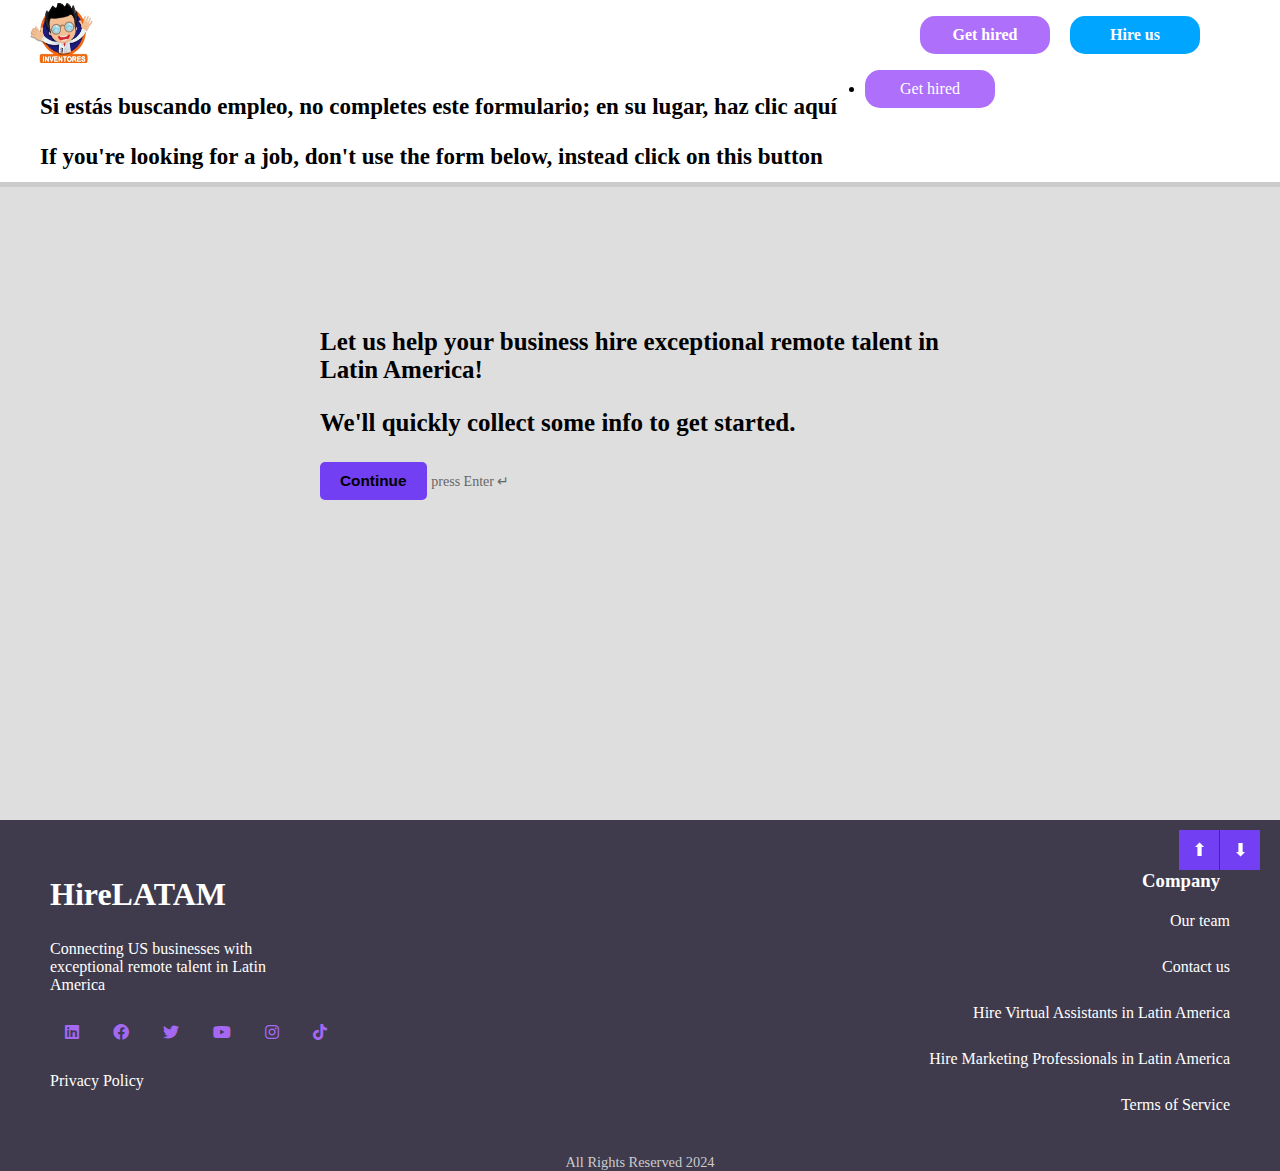
<file: Paginas/formulario.html>
<!DOCTYPE html>
<html lang="en">
<head>
    <meta charset="UTF-8">
    <meta name="viewport" content="width=device-width, initial-scale=1.0">
    <link rel="stylesheet" href="/Estilos/formulario.css">
    <link rel="stylesheet" href="https://cdnjs.cloudflare.com/ajax/libs/font-awesome/6.0.0-beta3/css/all.min.css">
    <title>Document</title>
</head>
<body>
    <header>
        <nav>
            <a href="/Paginas/index.html"><img class="logo" src="/Paginas/img/logo.png" alt="HireLATAM Logo"></a>
            <ul>
                <li><a href="/Paginas/getHired.html" class="header-buttons hired">Get hired</a></li>
                <li><a href="/Paginas/formulario.html" class="header-buttons hire">Hire us</a></li>
            </ul>
        </nav>
    </header>
    <section class="lookingJob">
        <div class="left">
            <p>Si estás buscando empleo, no completes este formulario; en su lugar, haz clic aquí</p>
            <p>If you're looking for a job, don't use the form below, instead click on this button</p>
        </div>
        <div class="right">
            <li><a href="/Paginas/getHired.html" class="header-buttons hired">Get hired</a></li>
        </div>
    </section>
    <main>
        <div class="form-container">
            <div class="form-step active">
                <h2>Let us help your business hire exceptional remote talent in Latin America!</h2>
                <p class="bottom-text">We'll quickly collect some info to get started.</p>
                <button id="continueBtn" class="continue">Continue</button>
                <p class="press-enter">press Enter ↵</p>
            </div>
            
            <div class="form-step">
                <label for="name"><span>1</span> 
                    <svg class="svg" viewBox="0 0 10 10" height="30" width="20" class="shouldFlipIfRtl">
                        <path d="M5 3.5v1.001H-.002v-1z"></path>
                        <path d="M4.998 4L2.495 1.477 3.2.782 6.416 4 3.199 7.252l-.704-.709z"></path>
                    </svg>                  
                    Hello. What's your FIRST name?*
                </label>
                <input type="text" id="name" placeholder="Type your answer here...">
            </div>
            
            <div class="form-step">
                <label for="name"><span>2</span> 
                    <svg class="svg" viewBox="0 0 10 10" height="30" width="20" class="shouldFlipIfRtl">
                        <path d="M5 3.5v1.001H-.002v-1z"></path>
                        <path d="M4.998 4L2.495 1.477 3.2.782 6.416 4 3.199 7.252l-.704-.709z"></path>
                    </svg>   
                  Email</label>
                <input type="email" id="email" placeholder="Enter your email">
            </div>
            <div class="form-step">
                
                <label for="name"><span>3</span> 
                    <svg class="svg" viewBox="0 0 10 10" height="30" width="20" class="shouldFlipIfRtl">
                        <path d="M5 3.5v1.001H-.002v-1z"></path>
                        <path d="M4.998 4L2.495 1.477 3.2.782 6.416 4 3.199 7.252l-.704-.709z"></path>
                    </svg>    
                    Phone</label>
                <input type="text" id="phone" placeholder="Enter your phone number">
            </div>
            <div class="form-step">
                <h2>Thank you for providing your information!</h2>
                <p>We will contact you soon.</p>
            </div>
        </div>
    </main>

    <nav class="navigation">
        <button class="nav-button" id="prev"><span>⬆</span></button>
        <button class="nav-button" id="next"><span>⬇</span></button>
    </nav>

    <footer class="footer">
        <div class="content">
            <div class="left">
                <h2>HireLATAM</h2>
                <p>Connecting US businesses with exceptional remote talent in Latin America</p>
                <div class="social-icons">
                    <a href="#"><i class="fab fa-linkedin"></i></a>
                    <a href="#"><i class="fab fa-facebook"></i> </a>
                    <a href="#"><i class="fab fa-twitter"></i> </a>
                    <a href="#"><i class="fab fa-youtube"></i> </a>
                    <a href="#"><i class="fab fa-instagram"></i> </a>
                    <a href="#"><i class="fab fa-tiktok"></i> </a>
                </div>
                <a href="#">Privacy Policy</a>
            </div>
            <div class="right">
                <h3>Company</h3>
                <a href="#">Our team</a><br>
                <a href="#">Contact us</a><br>
                <a href="#">Hire Virtual Assistants in Latin America</a><br>
                <a href="#">Hire Marketing Professionals in Latin America</a><br>
                <a href="#">Terms of Service</a>
            </div>
        </div>
        <div class="copyright">
            All Rights Reserved 2024
        </div>
    </footer>
    <script src="/js/formulario.js"></script>
</body>
</html>
</file>
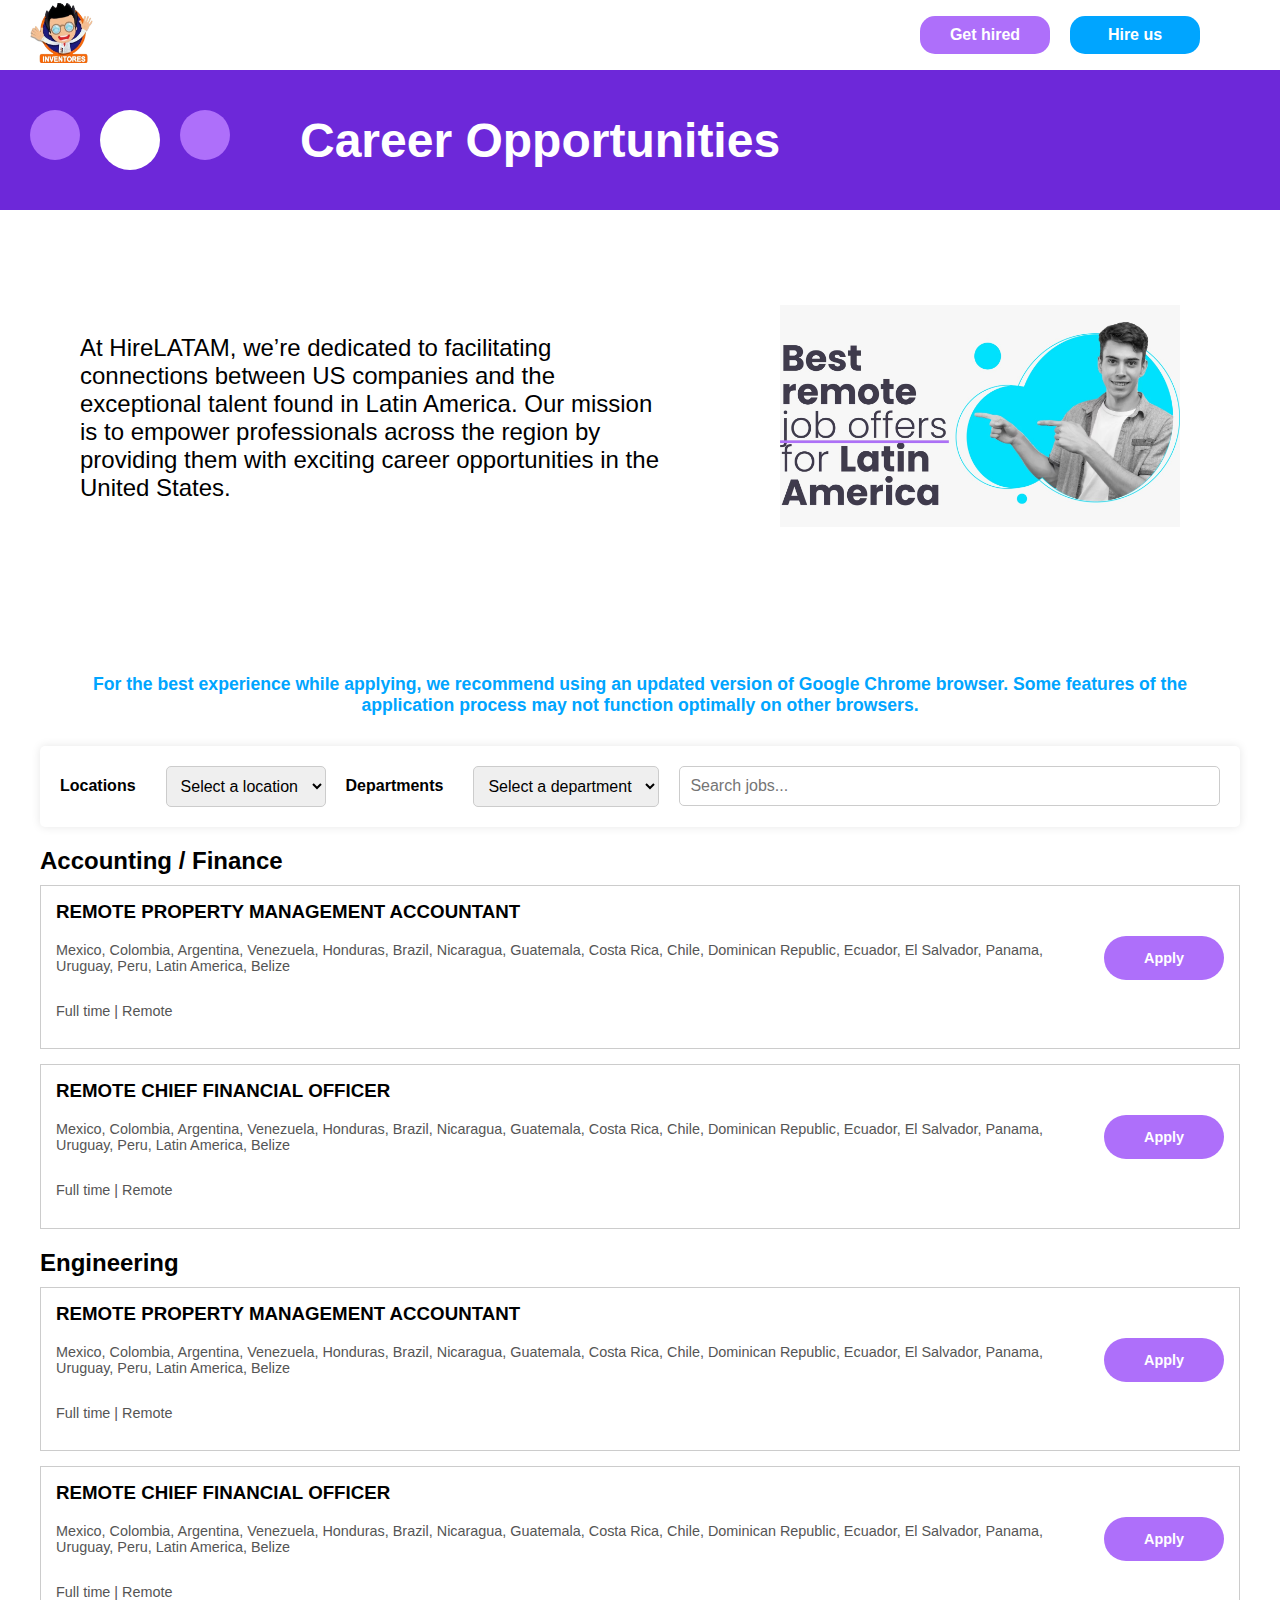
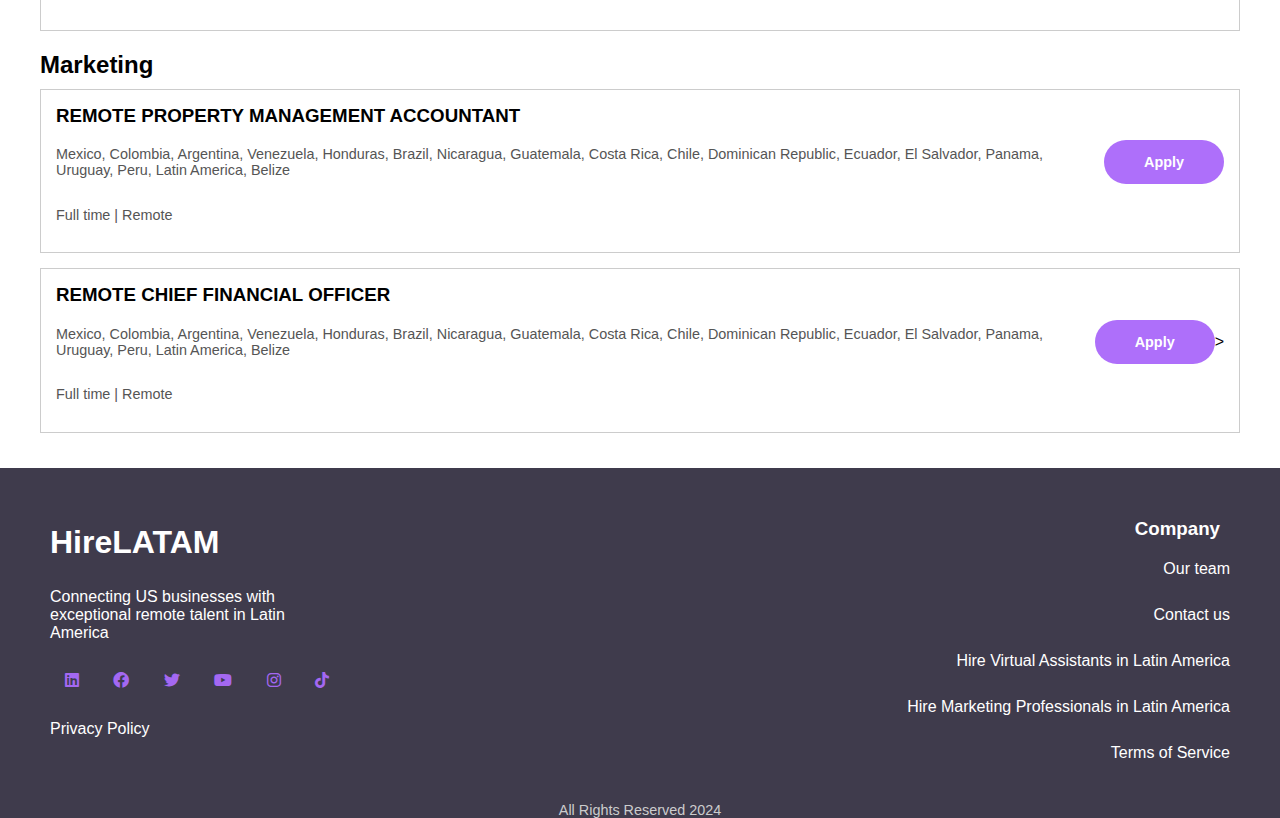
<file: Paginas/getHired.html>
<!DOCTYPE html>
<html lang="en">
<head>
    <meta charset="UTF-8">
    <meta name="viewport" content="width=device-width, initial-scale=1.0">
    <title>Get Hired</title>
    <link rel="stylesheet" href="/Estilos/getHiredStyles.css">
    <link rel="stylesheet" href="https://cdnjs.cloudflare.com/ajax/libs/font-awesome/6.0.0-beta3/css/all.min.css">
</head>
<body>
    <header>
        <nav>
            <a href="/Paginas/index.html"><img class="logo" src="/Paginas/img/logo.png" alt="HireLATAM Logo"></a>
            <ul>
                <li><a href="/Paginas/getHired.html" class="header-buttons hired">Get hired</a></li>
                <li><a href="/Paginas/formulario.html" class="header-buttons hire">Hire us</a></li>
            </ul>
        </nav>
    </header>

    <section class="header-section">
        <div class="header-content">
            <div class="circles">
                <div class="circle blue-circle"></div>
                <div class="circle white-circle"></div>
                <div class="circle blue-circle"></div>
            </div>
            <h1 class="title">
                Career Opportunities<span class="highlight"></span>
            </h1>
            
        </div>
    </section>
    <section class="content-section">
        <div class="content-left">
            <p>At HireLATAM, we’re dedicated to facilitating connections between US companies and the exceptional talent found in Latin America. Our mission is to empower professionals across the region by providing them with exciting career opportunities in the United States.</p>
        </div>
        <div class="content-right">
            <img src="/Paginas/img/comparison.jpeg" alt="Person pointing" class="person-image">
        </div>
    </section>
    <div class="container">
        <p class="browser-recommendation">
            For the best experience while applying, we recommend using an updated version of Google Chrome browser. Some features of the application process may not function optimally on other browsers.
        </p>

        <div class="search-bar">
            <label for="locations">Locations</label>
            <select id="locations">
                <option value="">Select a location</option>
            </select>

            <label for="departments">Departments</label>
            <select id="departments">
                <option value="">Select a department</option>
            </select>

            <input type="text" id="search" placeholder="Search jobs...">
        </div>

        <div class="job-listings">
            <h2>Accounting / Finance</h2>
        
            <div class="job-item">
                <h3>REMOTE PROPERTY MANAGEMENT ACCOUNTANT</h3>
                <div class="job-details">
                    <p class="locations">Mexico, Colombia, Argentina, Venezuela, Honduras, Brazil, Nicaragua, Guatemala, Costa Rica, Chile, Dominican Republic, Ecuador, El Salvador, Panama, Uruguay, Peru, Latin America, Belize</p>
                    <a href="/Paginas/applyJob.html"><button class="apply-button">Apply</button></a>
                </div>
                <p class="tags">Full time | Remote</p>
            </div>
        
            <div class="job-item">
                <h3>REMOTE CHIEF FINANCIAL OFFICER</h3>
                <div class="job-details">
                    <p class="locations">Mexico, Colombia, Argentina, Venezuela, Honduras, Brazil, Nicaragua, Guatemala, Costa Rica, Chile, Dominican Republic, Ecuador, El Salvador, Panama, Uruguay, Peru, Latin America, Belize</p>
                    <a href="/Paginas/applyJob.html"><button class="apply-button">Apply</button></a>
                </div>
                <p class="tags">Full time | Remote</p>
            </div>
            <h2>Engineering</h2>

            <div class="job-item">
                <h3>REMOTE PROPERTY MANAGEMENT ACCOUNTANT</h3>
                <div class="job-details">
                    <p class="locations">Mexico, Colombia, Argentina, Venezuela, Honduras, Brazil, Nicaragua, Guatemala, Costa Rica, Chile, Dominican Republic, Ecuador, El Salvador, Panama, Uruguay, Peru, Latin America, Belize</p>
                    <a href="/Paginas/applyJob.html"><button class="apply-button">Apply</button></a>
                </div>
                <p class="tags">Full time | Remote</p>
            </div>
        
            <div class="job-item">
                <h3>REMOTE CHIEF FINANCIAL OFFICER</h3>
                <div class="job-details">
                    <p class="locations">Mexico, Colombia, Argentina, Venezuela, Honduras, Brazil, Nicaragua, Guatemala, Costa Rica, Chile, Dominican Republic, Ecuador, El Salvador, Panama, Uruguay, Peru, Latin America, Belize</p>
                    <a href="/Paginas/applyJob.html"><button class="apply-button">Apply</button></a>
                </div>
                <p class="tags">Full time | Remote</p>
            </div>
            <h2>Marketing</h2>

            <div class="job-item">
                <h3>REMOTE PROPERTY MANAGEMENT ACCOUNTANT</h3>
                <div class="job-details">
                    <p class="locations">Mexico, Colombia, Argentina, Venezuela, Honduras, Brazil, Nicaragua, Guatemala, Costa Rica, Chile, Dominican Republic, Ecuador, El Salvador, Panama, Uruguay, Peru, Latin America, Belize</p>
                    <a href="/Paginas/applyJob.html"><button class="apply-button">Apply</button></a>
                </div>
                <p class="tags">Full time | Remote</p>
            </div>
        
            <div class="job-item">
                <h3>REMOTE CHIEF FINANCIAL OFFICER</h3>
                <div class="job-details">
                    <p class="locations">Mexico, Colombia, Argentina, Venezuela, Honduras, Brazil, Nicaragua, Guatemala, Costa Rica, Chile, Dominican Republic, Ecuador, El Salvador, Panama, Uruguay, Peru, Latin America, Belize</p>
                    <a href="/Paginas/applyJob.html"><button class="apply-button">Apply</button></a>>
                </div>
                <p class="tags">Full time | Remote</p>
            </div>
        </div>
    </div>

    <footer class="footer">
        <div class="content">
            <div class="left">
                <h2>HireLATAM</h2>
                <p>Connecting US businesses with exceptional remote talent in Latin America</p>
                <div class="social-icons">
                    <a href="#"><i class="fab fa-linkedin"></i></a>
                    <a href="#"><i class="fab fa-facebook"></i> </a>
                    <a href="#"><i class="fab fa-twitter"></i> </a>
                    <a href="#"><i class="fab fa-youtube"></i> </a>
                    <a href="#"><i class="fab fa-instagram"></i> </a>
                    <a href="#"><i class="fab fa-tiktok"></i> </a>
                </div>
                <a href="#">Privacy Policy</a>
            </div>
            <div class="right">
                <h3>Company</h3>
                <a href="#">Our team</a><br>
                <a href="#">Contact us</a><br>
                <a href="#">Hire Virtual Assistants in Latin America</a><br>
                <a href="#">Hire Marketing Professionals in Latin America</a><br>
                <a href="#">Terms of Service</a>
            </div>
        </div>
        <div class="copyright">
            All Rights Reserved 2024
        </div>
    </footer>

<script>
    document.addEventListener('DOMContentLoaded', () => {
    const locations = ["New York", "San Francisco", "Los Angeles", "Chicago"];
    const departments = ["Engineering", "Marketing", "Sales", "Customer Support"];

    const locationsSelect = document.getElementById('locations');
    const departmentsSelect = document.getElementById('departments');

    locations.forEach(location => {
        const option = document.createElement('option');
        option.value = location;
        option.textContent = location;
        locationsSelect.appendChild(option);
    });

    departments.forEach(department => {
        const option = document.createElement('option');
        option.value = department;
        option.textContent = department;
        departmentsSelect.appendChild(option);
    });
});
</script>
</body>
</html>
</file>
<file: Estilos/formulario.css>
/**********************HEADER**********************/
body {
    background-color: #00000021;
    margin: 0;
}
.logo{
    width: 65px;
    height: 60px;
    padding-left: 30px;
}
header {
    background-color: #fff;
    padding: 0px;
    
}

nav {
    display: flex;
    justify-content: space-between;
    align-items: center;
}

nav ul {
    list-style-type: none;
    display: flex;
    gap: 20px;
}

nav ul li a {
    font-weight: bold;
}
.header-buttons{
    text-align: center;
    display: flex;
    padding: 10px 20px;
    width: 90px;
    text-wrap: wrap;
    border-radius: 15px;
    align-items: center;
    justify-content: center;
    color: white;
    text-decoration: none;
}
.hired
{
    background-color: #ae6ffa;
}
.hire
{
    background-color: #00a5ff;
    margin-right: 80px;
}
/*********************END HEADER*********************/

/********************LOOKING JOB*********************/
.lookingJob
{
    display: flex;
    justify-content:space-between;
    padding-left: 40px;
    padding-bottom: 42px;
    border-bottom: 5px solid #ccc;
    height: 70px;
    width:1495px;
    background-color: #fff;
}

.lookingJob .left
{
    font-size: 1.2em;
    font-weight: 700;
    max-width: 100%;
}
.lookingJob .right
{
    max-width: 400px;
    padding-right: 540px;
}
.lookingJob .looking{
    margin-top: -30px;
    margin-right: 135px;
    padding-bottom: 10px;
}
.lookingJob .left p{
    
    font-size: 1.2em;
    font-weight: 900;
}


/******************END LOOKING JOB*******************/

/*********************FORMULARIO*********************/
main {
    flex: 1;
    width: 100%;
    max-width: 1000px;
    display: flex;
    justify-content: center;
    align-items: center;
}

.form-container {
    padding: 20px;
    border-radius: 8px;
    width: 100%;
    text-align: left;
    font-size: 1.2em;
    margin-left: 30%;
    margin-top: 100px;
    background-color: #dedede;
    margin-bottom: 300px;
}
.bottom-text
{
    text-align: left;
    font-size: 1.3em;
    font-weight: bold;
}
.form-step {
    
    display: none;
    border: none;
}
.form-step h2
{
    font-size: 1.3em;
    font-style: inherit;
}

.form-step label
{
    font-size: 1.4em;
}
.form-step.active {
    display: block;
}
.form-step label {
    font-size: 1.4em;
    display: flex; /* Para alinear verticalmente el número y el SVG */
    align-items: center; /* Alinear verticalmente el contenido */
}

.form-step label svg {
    fill: #733ff2; /* Cambia el color de relleno del SVG a morado */
    margin-left: 5px; /* Espacio entre el número y el SVG */
}

.form-step label span {
    color: #733ff2; /* Cambia el color del número '1' a morado */
    margin-right: 5px; /* Espacio entre el número y el texto */
}

.svg{
    margin-bottom: -8px;
   
}
label {
    display: block;
    margin-bottom: 15px;
    font-weight: bold;

}

input[type="text"],
input[type="email"] {
    width: calc(100% - 20px);
    padding: 10px;
    margin-bottom: 20px;
    background-color: #ccc;
    border-radius: 4px;
    font-size: 1.3em;
    border: none;
    border-bottom: 1px solid #00000021;
}

button.continue {
    background-color: #733ff2;
    color: #000;
    border: none;
    padding: 10px 20px;
    border-radius: 5px;
    font-size: .8em;
    font-weight: bold;
    cursor: pointer;
}
button.continue:hover {
    background-color: #733ff2;
}

.press-enter {
    color: #666;
    font-size: 14px;
    margin-top: 10px;
    display: inline;
}

.navigation {
    position: fixed;
    bottom: 30px;
    right: 20px;
    display: flex;
    flex-direction: row; /* Asegura que los botones estén en fila */
    gap: 1px; /* Espacio entre botones, ajusta según sea necesario */
}

.nav-button {
    background-color: #733ff2;
    color: #fff;
    border: none;
    padding: 10px;
    width: 40px; /* Ajusta el tamaño según sea necesario */
    height: 40px; /* Ajusta el tamaño según sea necesario */
    border-radius: 0; /* Hace los botones cuadrados */
    cursor: pointer;
    font-size: 18px;
    display: flex;
    align-items: center;
    justify-content: center;
    margin: 0; /* Elimina el espacio entre botones */
}

.nav-button:hover {
    background-color: #733ff2;
}
/*******************FORMULARIO*********************/


/************************FOOTER****************************/
.footer {
    background-color: #3f3b4c;
    color: #ffffff;
   
    text-align: center;
}
.footer .content {
    align-content: center;
    display: flex;
    justify-content: space-between;
    max-width: 100%;
    margin: 0 auto;
    padding-top: 20px;
    flex-wrap: wrap;
}
.footer .left h2 {
    font-size: 2em;
}
.footer .right h3 {
    margin: 20px 10px;
}
.footer .left p {
    font-size: 1em;
    max-width: 250px;
    font-weight: 500;
}
.footer .right a {
    display: block;
    margin-bottom: 10px;
}

.footer .left, .footer .right {
    flex: 1;
    margin: 10px 20px;
}
.footer .left {
    text-align: left;
    margin: 10px 50px;
}
.footer .right {
    text-align: right;
    margin: 10px 50px;
}
.footer .social-icons {
    margin: 30px 0;
}
.footer .social-icons a {
    margin: 0 15px;
    color: #a468f2;
    text-decoration: none;
}
.footer .social-icons a:hover {
    color: #ccc;
}
.footer a {
    color: #ffffff;
    text-decoration: none;
}
.footer a:hover {
    text-decoration: underline;
}
.footer .copyright {
    margin-top: 20px;
    text-align: center;
    font-size: 0.9em;
    color: #cccccc;
}

/*********************END FOOTER**********************/
</file>
<file: Estilos/getHiredStyles.css>
body {
    font-family: Arial, sans-serif;
    margin: 0;
    padding: 0;
}
.logo{
    width: 65px;
    height: 60px;
    padding-left: 30px;
}
/*******************HEADER***************************/
header {
    background-color: #fff;
    padding: 0px;
    box-shadow: 0 4px 6px rgba(0, 0, 0, 0.1);
}

nav {
    display: flex;
    justify-content: space-between;
    align-items: center;
}

nav ul {
    list-style-type: none;
    display: flex;
    gap: 20px;
}

nav ul li a {
    font-weight: bold;
}
.header-buttons{
    text-align: center;
    display: flex;
    padding: 10px 20px;
    width: 90px;
    text-wrap: wrap;
    border-radius: 15px;
    align-items: center;
    justify-content: center;
    color: white;
    text-decoration: none;
}
.hired
{
    background-color: #ae6ffa;
}
.hire
{
    background-color: #00a5ff;
    margin-right: 80px;
}
/*****************END HEADER*********************/

/***************CAREER OPORTUNITIES**************/

.header-section {
    background-color: #6d28d9;
    color: white;
    text-align: left;
    padding: 40px 20px;
    position: relative;
    display: flex;
    align-items: center;
}

.header-content {
    display: flex;
    align-items: center;
    position: relative;
}

.title {
    font-size: 3em;
    margin: auto;
    position: relative;
    display: inline-block;
    padding-right: 40px;
    padding-left: 60px;
}

.highlight {
    display: block;
    height: 5px;
    width: 0;
    background-color: white;
    position: absolute;
    bottom: -10px;
    animation: underlineAnimation 1s ease-out forwards;
}

@keyframes underlineAnimation {
    0% {
        width: 0;
    }
    100% {
        width: 85%;
    }
}

.circles {
    display: flex;
    align-items:start;
    
}

.circle {
    width: 50px;
    height: 50px;
    border-radius: 50%;
    margin: 0 10px;
}

.blue-circle {
    background-color: #ae6ffa;
}

.white-circle {
    background-color: white;
    width: 60px; /* Slightly larger white circle */
    height: 60px;
}


.content-section {
    display: flex;
    justify-content: space-around;
    align-items: center;
    padding: 40px 20px;
    background-color: #fff;
}

.content-left {
    width: 580px;
    padding: 60px;
}

.content-left p {
    font-size: 1.5em;
    font-weight: 500;
    color: #000000;
}

.content-right {
    flex: 1;
    margin: auto;
    margin-left: 60px;
}

.person-image {
    max-width: 400px;
    height: auto;
    margin-top: 20px;
    margin: auto;
    

}
/*****************END CAREER OPORTUNITIES*****************/

/**************************JOBS***************************/
.container {
    max-width: 1200px;
    margin: auto;
    padding: 20px;
}

.browser-recommendation {
    background-color: #fff;
    padding: 10px;
    margin-bottom: 20px;
    font-size: 1.1em;
    text-align: center;
    font-weight: 700;
    color: #00a5ff;
    max-width: 100%;
}

.search-bar {
    display: flex;
    align-items: center;
    gap: 20px;
    background-color: #fff;
    padding: 20px;
    border-radius: 5px;
    box-shadow: 0 0 10px rgba(0, 0, 0, 0.1);
}

.search-bar label {
    margin-right: 10px;
    font-weight: bold;
}

.search-bar select, 
.search-bar input {
    padding: 10px;
    border: 1px solid #ccc;
    border-radius: 5px;
    outline: none;
    font-size: 1em;
}
.search-bar input{
    width: 700px;
}

.search-bar select:focus, 
.search-bar input:focus {
    border-color: #6d28d9;
}

.job-listings h2 {
    margin-bottom: 10px;
}

.job-item {
    border: 1px solid #ccc;
    padding: 15px;
    margin-bottom: 15px;
}

.job-item h3 {
    margin: 0 0 5px 0;
}

.job-item .job-details {
    display: flex;
    justify-content: space-between;
    align-items: center;
    margin-bottom: 10px;
}

.job-item .locations {
    font-size: 0.9em;
    color: #555;
    flex: 1;
    margin-right: 20px;
}

.apply-button {
    font-size: 0.9em;
    background-color: #ae6ffa;
    color: white;
    padding: 14px 40px;
    border: none;
    border-radius: 35px;
    cursor: pointer;
    font-weight: bold;
}

.apply-button:hover {
    background-color: #0056b3; /* Azul más oscuro */
}

.tags {
    font-size: 0.9em;
    color: #555;
}
/*******************END JOBS********************/

/************************FOOTER****************************/
.footer {
    background-color: #3f3b4c;
    color: #ffffff;
   
    text-align: center;
}
.footer .content {
    align-content: center;
    display: flex;
    justify-content: space-between;
    max-width: 100%;
    margin: 0 auto;
    padding-top: 20px;
    flex-wrap: wrap;
}
.footer .left h2 {
    font-size: 2em;
}
.footer .right h3 {
    margin: 20px 10px;
}
.footer .left p {
    font-size: 1em;
    max-width: 250px;
    font-weight: 500;
}
.footer .right a {
    display: block;
    margin-bottom: 10px;
}

.footer .left, .footer .right {
    flex: 1;
    margin: 10px 20px;
}
.footer .left {
    text-align: left;
    margin: 10px 50px;
}
.footer .right {
    text-align: right;
    margin: 10px 50px;
}
.footer .social-icons {
    margin: 30px 0;
}
.footer .social-icons a {
    margin: 0 15px;
    color: #a468f2;
    text-decoration: none;
}
.footer .social-icons a:hover {
    color: #ccc;
}
.footer a {
    color: #ffffff;
    text-decoration: none;
}
.footer a:hover {
    text-decoration: underline;
}
.footer .copyright {
    margin-top: 20px;
    text-align: center;
    font-size: 0.9em;
    color: #cccccc;
}
/*********************END FOOTER**********************/
</file>
